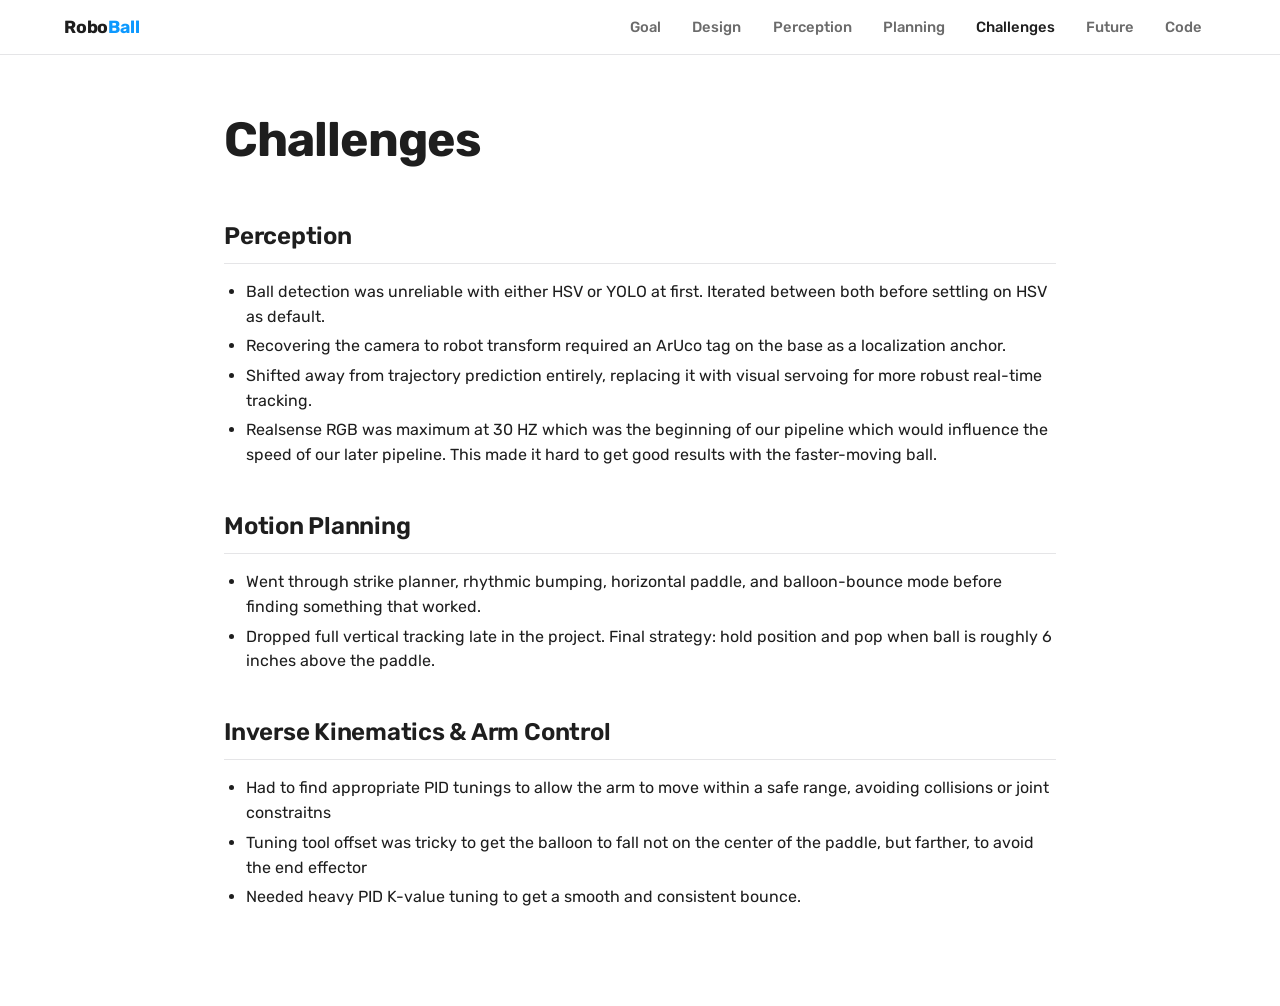
<file: challenges.html>
<!DOCTYPE html>
<html lang="en">
<head>
  <meta charset="UTF-8" />
  <meta name="viewport" content="width=device-width, initial-scale=1.0" />
  <title>Challenges — Robo Ball</title>
  <link rel="preconnect" href="https://fonts.googleapis.com" />
  <link rel="preconnect" href="https://fonts.gstatic.com" crossorigin />
  <link href="https://fonts.googleapis.com/css2?family=Rubik:wght@400;500;600;700;800&display=swap" rel="stylesheet" />
  <link rel="stylesheet" href="styles.css" />
</head>
<body>
  <header class="site-header">
    <nav class="nav">
      <a href="index.html" class="brand">Robo<span>Ball</span></a>
      <ul>
        <li><a class="nav-link" href="goal.html">Goal</a></li>
        <li><a class="nav-link" href="design.html">Design</a></li>
        <li><a class="nav-link" href="perception.html">Perception</a></li>
        <li><a class="nav-link" href="planning.html">Planning</a></li>
        <li><a class="nav-link active" href="challenges.html">Challenges</a></li>
        <li><a class="nav-link" href="future.html">Future</a></li>
        <li><a class="nav-link" href="code.html">Code</a></li>
      </ul>
    </nav>
  </header>

  <main>
    <h1>Challenges</h1>

    <h2>Perception</h2>
    <ul>
      <li>Ball detection was unreliable with either HSV or YOLO at first. Iterated between both before settling on HSV as default.</li>
      <li>Recovering the camera to robot transform required an ArUco tag on the base as a localization anchor.</li>
      <li>Shifted away from trajectory prediction entirely, replacing it with visual servoing for more robust real-time tracking.</li>
      <li>Realsense RGB was maximum at 30 HZ which was the beginning of our pipeline which would influence the speed of our later pipeline. This made it hard to get good results with the faster-moving ball.</li>
    </ul>

    <h2>Motion Planning</h2>
    <ul>
      <li>Went through strike planner, rhythmic bumping, horizontal paddle, and balloon-bounce mode before finding something that worked.</li>
      <li>Dropped full vertical tracking late in the project. Final strategy: hold position and pop when ball is roughly 6 inches above the paddle.</li>
    </ul>

    <h2>Inverse Kinematics &amp; Arm Control</h2>
    <ul>
      <li>Had to find appropriate PID tunings to allow the arm to move within a safe range, avoiding collisions or joint constraitns</li>
      <li>Tuning tool offset was tricky to get the balloon to fall not on the center of the paddle, but farther, to avoid the end effector</li>
      <li>Needed heavy PID K-value tuning to get a smooth and consistent bounce.</li>
    </ul>
  </main>

</body>
</html>
</file>
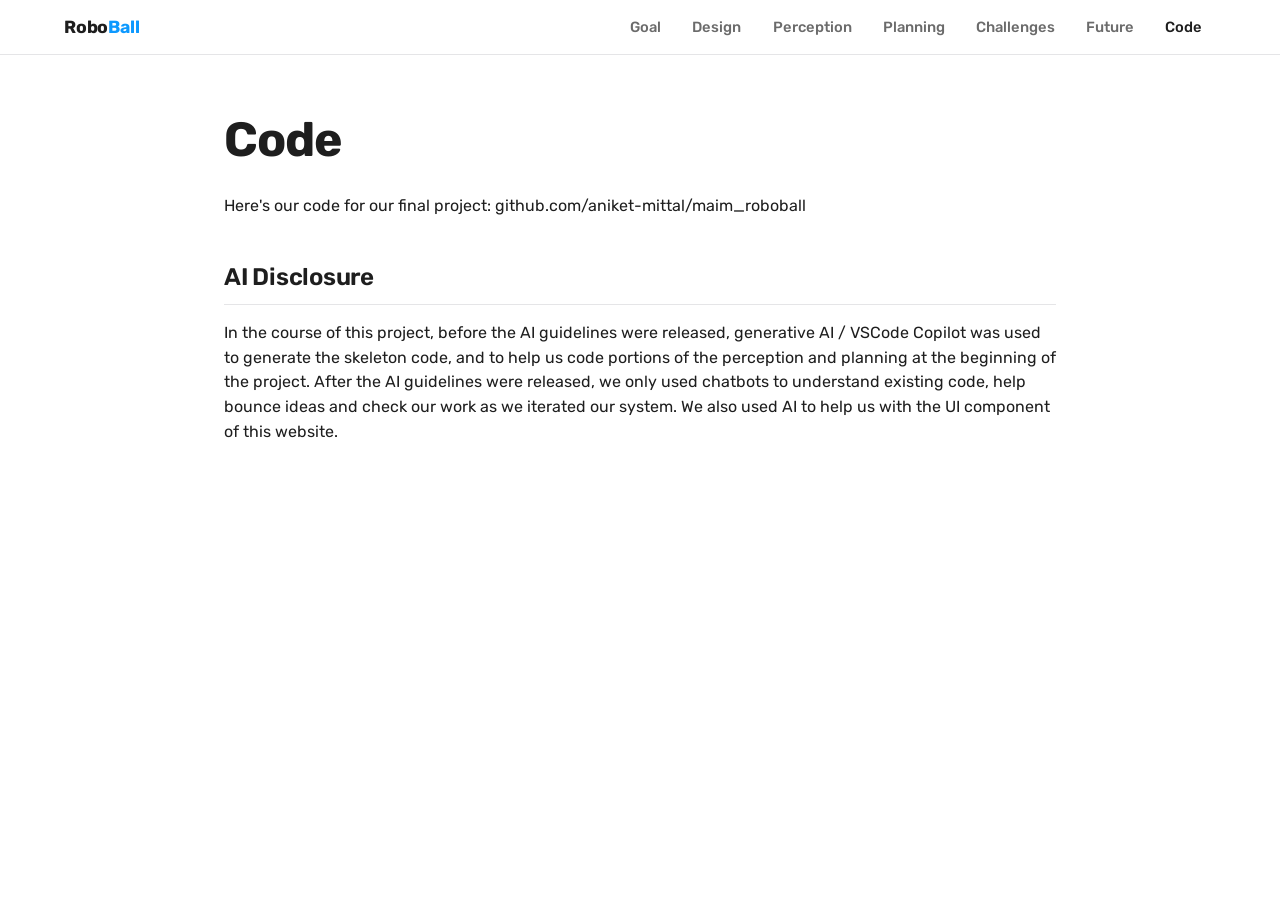
<file: code.html>
<!DOCTYPE html>
<html lang="en">
<head>
  <meta charset="UTF-8" />
  <meta name="viewport" content="width=device-width, initial-scale=1.0" />
  <title>Code — Robo Ball</title>
  <link rel="preconnect" href="https://fonts.googleapis.com" />
  <link rel="preconnect" href="https://fonts.gstatic.com" crossorigin />
  <link href="https://fonts.googleapis.com/css2?family=Rubik:wght@400;500;600;700;800&display=swap" rel="stylesheet" />
  <link rel="stylesheet" href="styles.css" />
</head>
<body>
  <header class="site-header">
    <nav class="nav">
      <a href="index.html" class="brand">Robo<span>Ball</span></a>
      <ul>
        <li><a class="nav-link" href="goal.html">Goal</a></li>
        <li><a class="nav-link" href="design.html">Design</a></li>
        <li><a class="nav-link" href="perception.html">Perception</a></li>
        <li><a class="nav-link" href="planning.html">Planning</a></li>
        <li><a class="nav-link" href="challenges.html">Challenges</a></li>
        <li><a class="nav-link" href="future.html">Future</a></li>
        <li><a class="nav-link active" href="code.html">Code</a></li>
      </ul>
    </nav>
  </header>

  <main>
    <h1>Code</h1>
    <p>
      Here's our code for our final project:
      <a href="https://github.com/aniket-mittal/maim_roboball" target="_blank" rel="noopener noreferrer">
        github.com/aniket-mittal/maim_roboball
      </a>
    </p>

    <h2>AI Disclosure</h2>
    <p>
      In the course of this project, before the AI guidelines were released, generative AI / VSCode Copilot was used to generate the skeleton code, and to help us code portions of the perception and planning at the beginning of the project. After the AI guidelines were released, we only used chatbots to understand existing code, help bounce ideas and check our work as we iterated our system. We also used AI to help us with the UI component of this website.
    </p>
  </main>

</body>
</html>
</file>
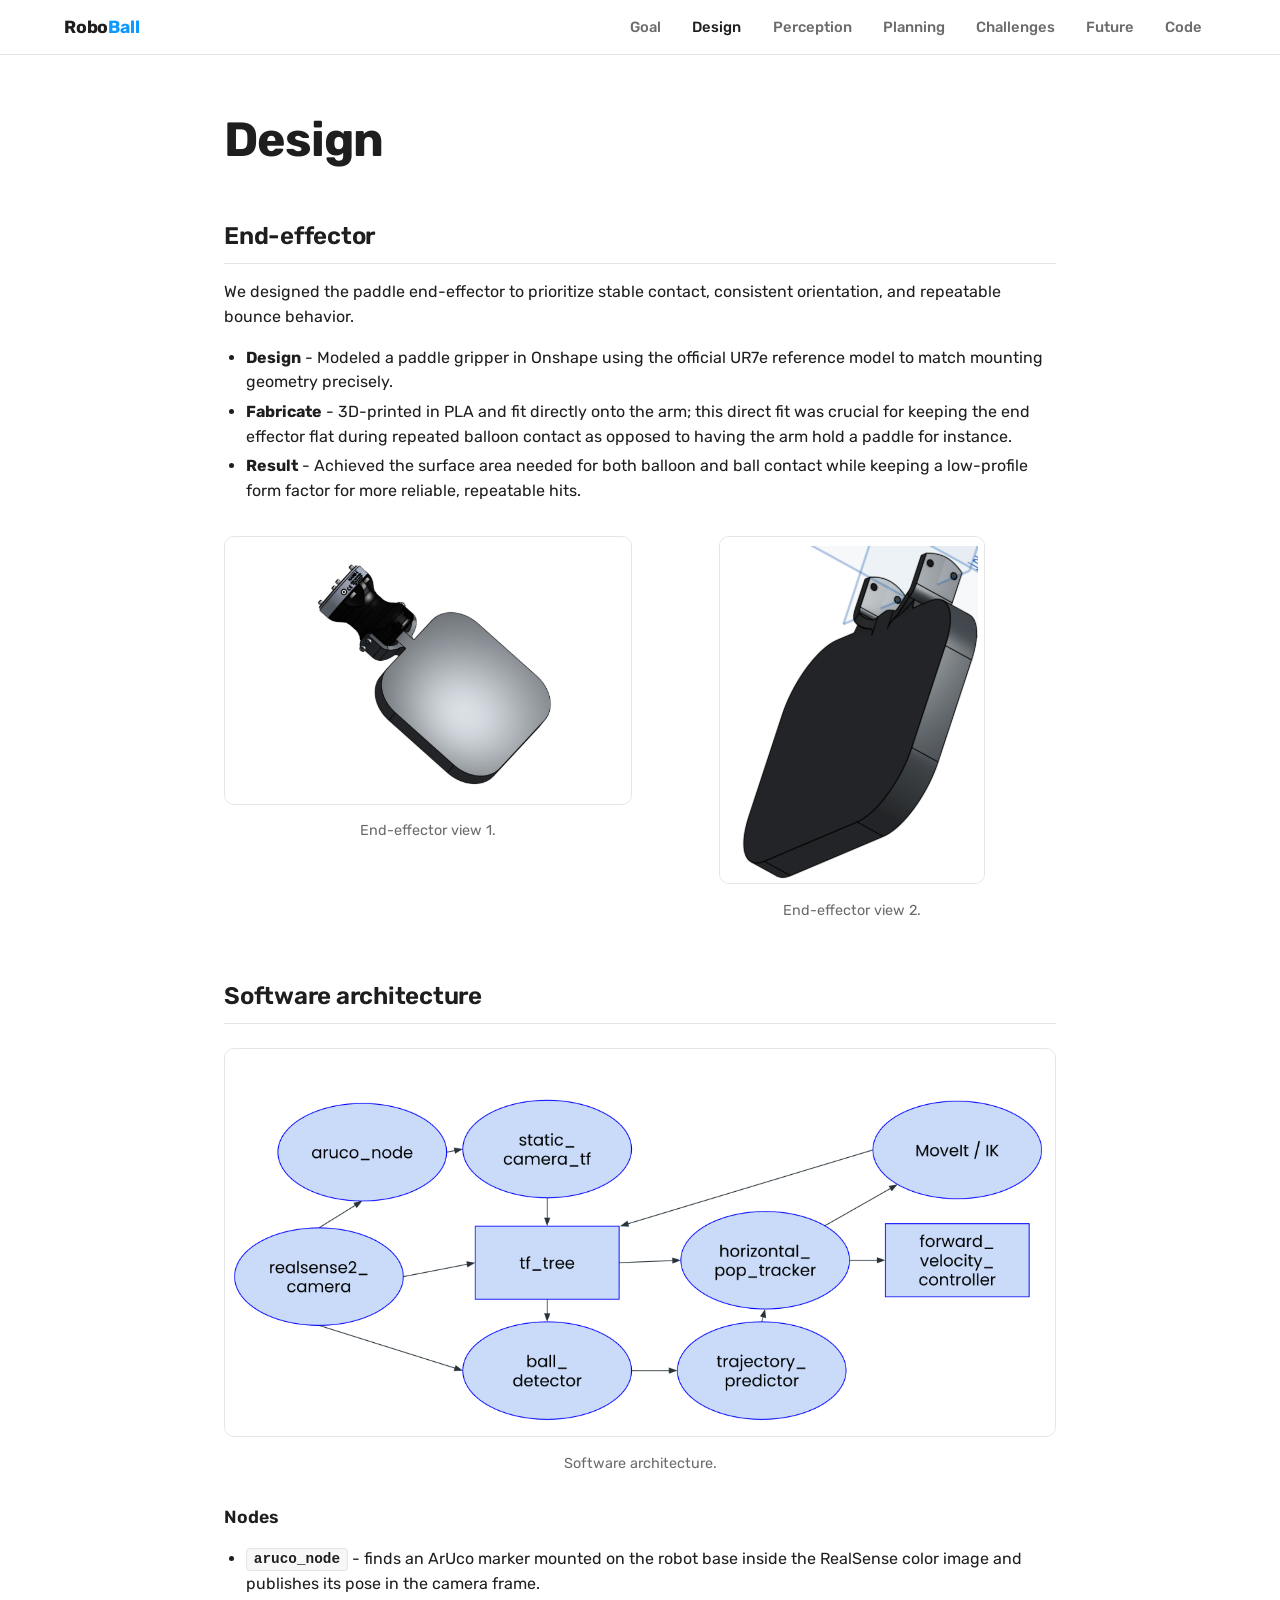
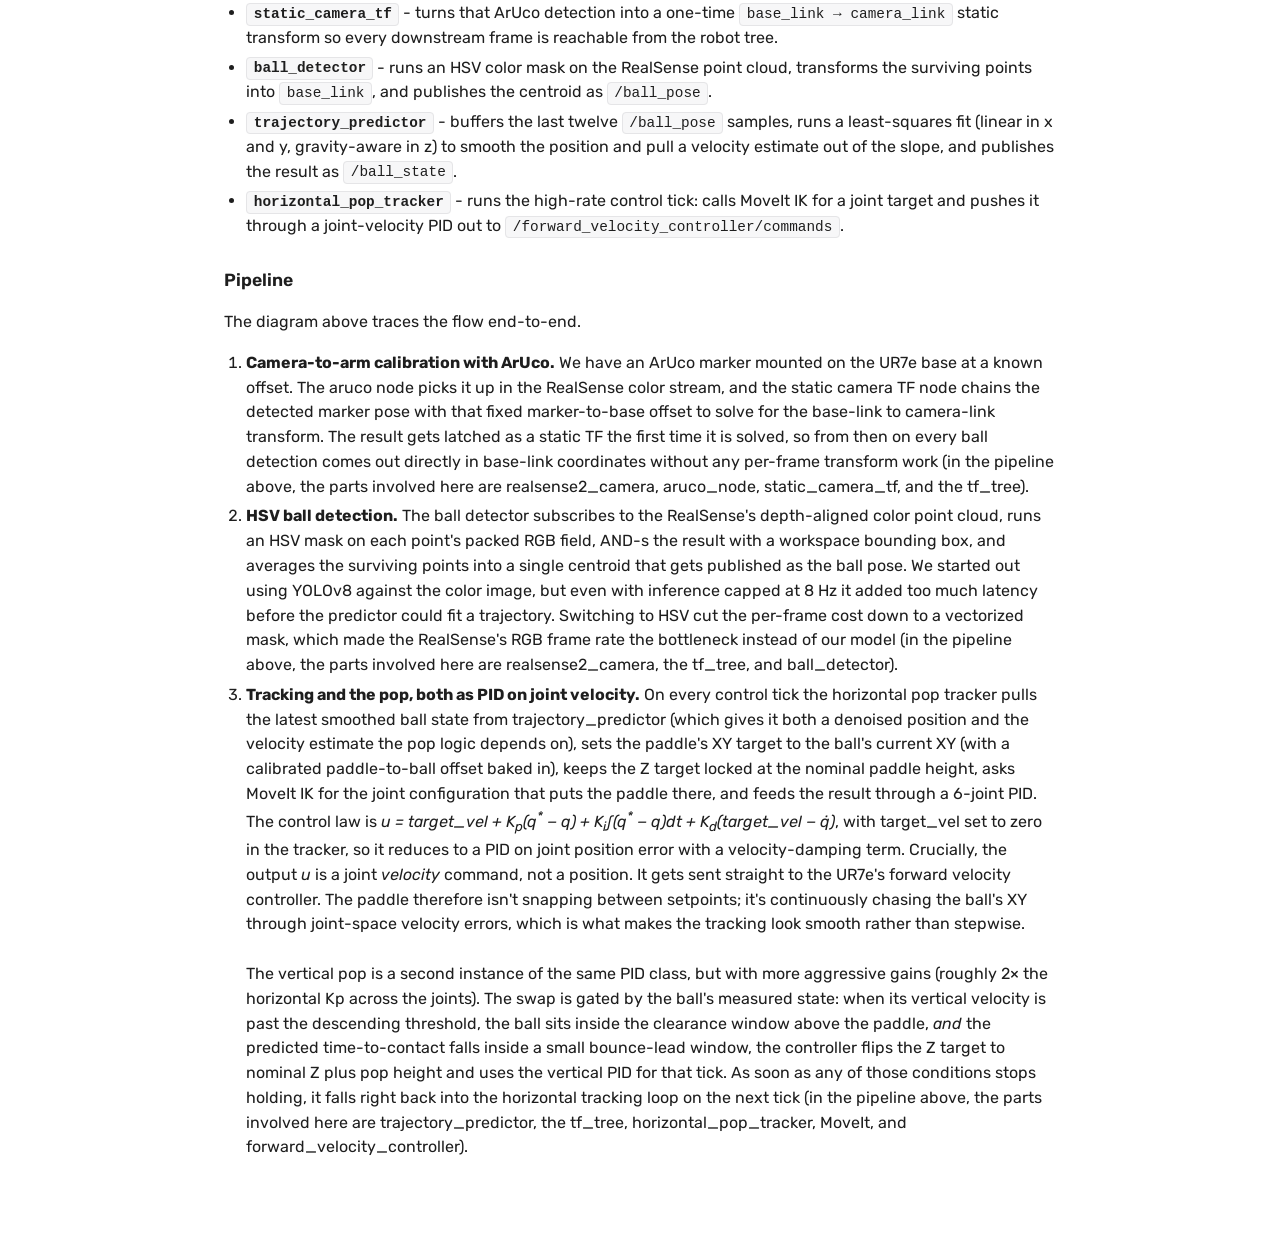
<file: design.html>
<!DOCTYPE html>
<html lang="en">
<head>
  <meta charset="UTF-8" />
  <meta name="viewport" content="width=device-width, initial-scale=1.0" />
  <title>Design — Robo Ball</title>
  <link rel="preconnect" href="https://fonts.googleapis.com" />
  <link rel="preconnect" href="https://fonts.gstatic.com" crossorigin />
  <link href="https://fonts.googleapis.com/css2?family=Rubik:wght@400;500;600;700;800&display=swap" rel="stylesheet" />
  <link rel="stylesheet" href="styles.css" />
</head>
<body>
  <header class="site-header">
    <nav class="nav">
      <a href="index.html" class="brand">Robo<span>Ball</span></a>
      <ul>
        <li><a class="nav-link" href="goal.html">Goal</a></li>
        <li><a class="nav-link active" href="design.html">Design</a></li>
        <li><a class="nav-link" href="perception.html">Perception</a></li>
        <li><a class="nav-link" href="planning.html">Planning</a></li>
        <li><a class="nav-link" href="challenges.html">Challenges</a></li>
        <li><a class="nav-link" href="future.html">Future</a></li>
        <li><a class="nav-link" href="code.html">Code</a></li>
      </ul>
    </nav>
  </header>

  <main>
    <h1>Design</h1>

    <h2>End-effector</h2>
    <p>
      We designed the paddle end-effector to prioritize stable contact, consistent orientation, and repeatable bounce behavior.
    </p>
    <ul>
      <li><strong>Design</strong> - Modeled a paddle gripper in Onshape using the official UR7e reference model to match mounting geometry precisely.</li>
      <li><strong>Fabricate</strong> - 3D-printed in PLA and fit directly onto the arm; this direct fit was crucial for keeping the end effector flat during repeated balloon contact as opposed to having the arm hold a paddle for instance.</li>
      <li><strong>Result</strong> - Achieved the surface area needed for both balloon and ball contact while keeping a low-profile form factor for more reliable, repeatable hits.</li>
    </ul>
    <div class="end-effector-gallery">
      <figure>
        <img src="assets/end_effector_1.png" alt="End-effector design view 1" />
        <figcaption>End-effector view 1.</figcaption>
      </figure>
      <figure>
        <img src="assets/end_effector_2.png" alt="End-effector design view 2" />
        <figcaption>End-effector view 2.</figcaption>
      </figure>
    </div>

    <h2>Software architecture</h2>
    <figure>
      <img src="assets/design_software.png" alt="Software design architecture diagram" />
      <figcaption>Software architecture.</figcaption>
    </figure>

    <h3>Nodes</h3>
    <ul>
      <li><strong><code>aruco_node</code></strong> - finds an ArUco marker mounted on the robot base inside the RealSense color image and publishes its pose in the camera frame.</li>
      <li><strong><code>static_camera_tf</code></strong> - turns that ArUco detection into a one-time <code>base_link → camera_link</code> static transform so every downstream frame is reachable from the robot tree.</li>
      <li><strong><code>ball_detector</code></strong> - runs an HSV color mask on the RealSense point cloud, transforms the surviving points into <code>base_link</code>, and publishes the centroid as <code>/ball_pose</code>.</li>
      <li><strong><code>trajectory_predictor</code></strong> - buffers the last twelve <code>/ball_pose</code> samples, runs a least-squares fit (linear in x and y, gravity-aware in z) to smooth the position and pull a velocity estimate out of the slope, and publishes the result as <code>/ball_state</code>.</li>
      <li><strong><code>horizontal_pop_tracker</code></strong> - runs the high-rate control tick: calls MoveIt IK for a joint target and pushes it through a joint-velocity PID out to <code>/forward_velocity_controller/commands</code>.</li>
    </ul>

    <h3>Pipeline</h3>
    <p>The diagram above traces the flow end-to-end.</p>
    <ol>
      <li>
        <strong>Camera-to-arm calibration with ArUco.</strong>
        We have an ArUco marker mounted on the UR7e base at a known offset. The aruco node picks it up in the RealSense color stream, and the static camera TF node chains the detected marker pose with that fixed marker-to-base offset to solve for the base-link to camera-link transform. The result gets latched as a static TF the first time it is solved, so from then on every ball detection comes out directly in base-link coordinates without any per-frame transform work (in the pipeline above, the parts involved here are realsense2_camera, aruco_node, static_camera_tf, and the tf_tree).
      </li>
      <li>
        <strong>HSV ball detection.</strong>
        The ball detector subscribes to the RealSense's depth-aligned color point cloud, runs an HSV mask on each point's packed RGB field, AND-s the result with a workspace bounding box, and averages the surviving points into a single centroid that gets published as the ball pose. We started out using YOLOv8 against the color image, but even with inference capped at 8 Hz it added too much latency before the predictor could fit a trajectory. Switching to HSV cut the per-frame cost down to a vectorized mask, which made the RealSense's RGB frame rate the bottleneck instead of our model (in the pipeline above, the parts involved here are realsense2_camera, the tf_tree, and ball_detector).
      </li>
      <li>
        <strong>Tracking and the pop, both as PID on joint velocity.</strong>
        On every control tick the horizontal pop tracker pulls the latest smoothed ball state from trajectory_predictor (which gives it both a denoised position and the velocity estimate the pop logic depends on), sets the paddle's XY target to the ball's current XY (with a calibrated paddle-to-ball offset baked in), keeps the Z target locked at the nominal paddle height, asks MoveIt IK for the joint configuration that puts the paddle there, and feeds the result through a 6-joint PID. The control law is <em>u = target_vel + K<sub>p</sub>(q<sup>*</sup> − q) + K<sub>i</sub>∫(q<sup>*</sup> − q)dt + K<sub>d</sub>(target_vel − q̇)</em>, with target_vel set to zero in the tracker, so it reduces to a PID on joint position error with a velocity-damping term. Crucially, the output <em>u</em> is a joint <em>velocity</em> command, not a position. It gets sent straight to the UR7e's forward velocity controller. The paddle therefore isn't snapping between setpoints; it's continuously chasing the ball's XY through joint-space velocity errors, which is what makes the tracking look smooth rather than stepwise.
        <br /><br />
        The vertical pop is a second instance of the same PID class, but with more aggressive gains (roughly 2× the horizontal Kp across the joints). The swap is gated by the ball's measured state: when its vertical velocity is past the descending threshold, the ball sits inside the clearance window above the paddle, <em>and</em> the predicted time-to-contact falls inside a small bounce-lead window, the controller flips the Z target to nominal Z plus pop height and uses the vertical PID for that tick. As soon as any of those conditions stops holding, it falls right back into the horizontal tracking loop on the next tick (in the pipeline above, the parts involved here are trajectory_predictor, the tf_tree, horizontal_pop_tracker, MoveIt, and forward_velocity_controller).
      </li>
    </ol>
  </main>

</body>
</html>
</file>
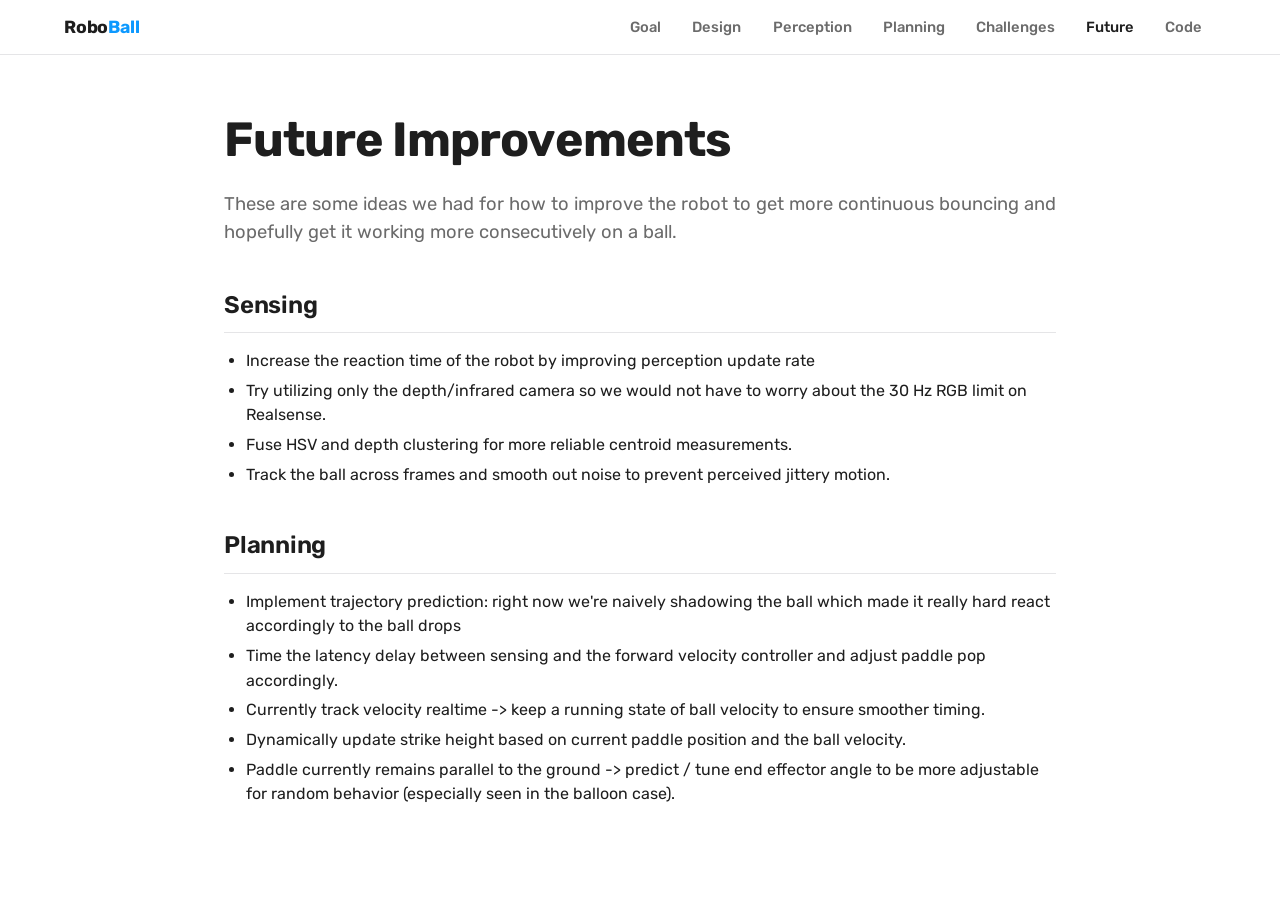
<file: future.html>
<!DOCTYPE html>
<html lang="en">
<head>
  <meta charset="UTF-8" />
  <meta name="viewport" content="width=device-width, initial-scale=1.0" />
  <title>Future Improvements — Robo Ball</title>
  <link rel="preconnect" href="https://fonts.googleapis.com" />
  <link rel="preconnect" href="https://fonts.gstatic.com" crossorigin />
  <link href="https://fonts.googleapis.com/css2?family=Rubik:wght@400;500;600;700;800&display=swap" rel="stylesheet" />
  <link rel="stylesheet" href="styles.css" />
</head>
<body>
  <header class="site-header">
    <nav class="nav">
      <a href="index.html" class="brand">Robo<span>Ball</span></a>
      <ul>
        <li><a class="nav-link" href="goal.html">Goal</a></li>
        <li><a class="nav-link" href="design.html">Design</a></li>
        <li><a class="nav-link" href="perception.html">Perception</a></li>
        <li><a class="nav-link" href="planning.html">Planning</a></li>
        <li><a class="nav-link" href="challenges.html">Challenges</a></li>
        <li><a class="nav-link active" href="future.html">Future</a></li>
        <li><a class="nav-link" href="code.html">Code</a></li>
      </ul>
    </nav>
  </header>

  <main>
    <h1>Future Improvements</h1>
    <p class="subtitle">These are some ideas we had for how to improve the robot to get more continuous bouncing and hopefully get it working more consecutively on a ball.</p>

    <h2>Sensing</h2>
    <ul>
      <li>Increase the reaction time of the robot by improving perception update rate</li>
      <li>Try utilizing only the depth/infrared camera so we would not have to worry about the 30 Hz RGB limit on Realsense.</li>
      <li>Fuse HSV and depth clustering for more reliable centroid measurements.</li>
      <li>Track the ball across frames and smooth out noise to prevent perceived jittery motion.</li>
    </ul>

    <h2>Planning</h2>
    <ul>
      <li>Implement trajectory prediction: right now we're naively shadowing the ball which made it really hard react accordingly to the ball drops</li>
      <li>Time the latency delay between sensing and the forward velocity controller and adjust paddle pop accordingly.</li>
      <li>Currently track velocity realtime -> keep a running state of ball velocity to ensure smoother timing.</li>
      <li>Dynamically update strike height based on current paddle position and the ball velocity.</li>
      <li>Paddle currently remains parallel to the ground -> predict / tune end effector angle to be more adjustable for random behavior (especially seen in the balloon case).</li>
    </ul>
  </main>

</body>
</html>
</file>
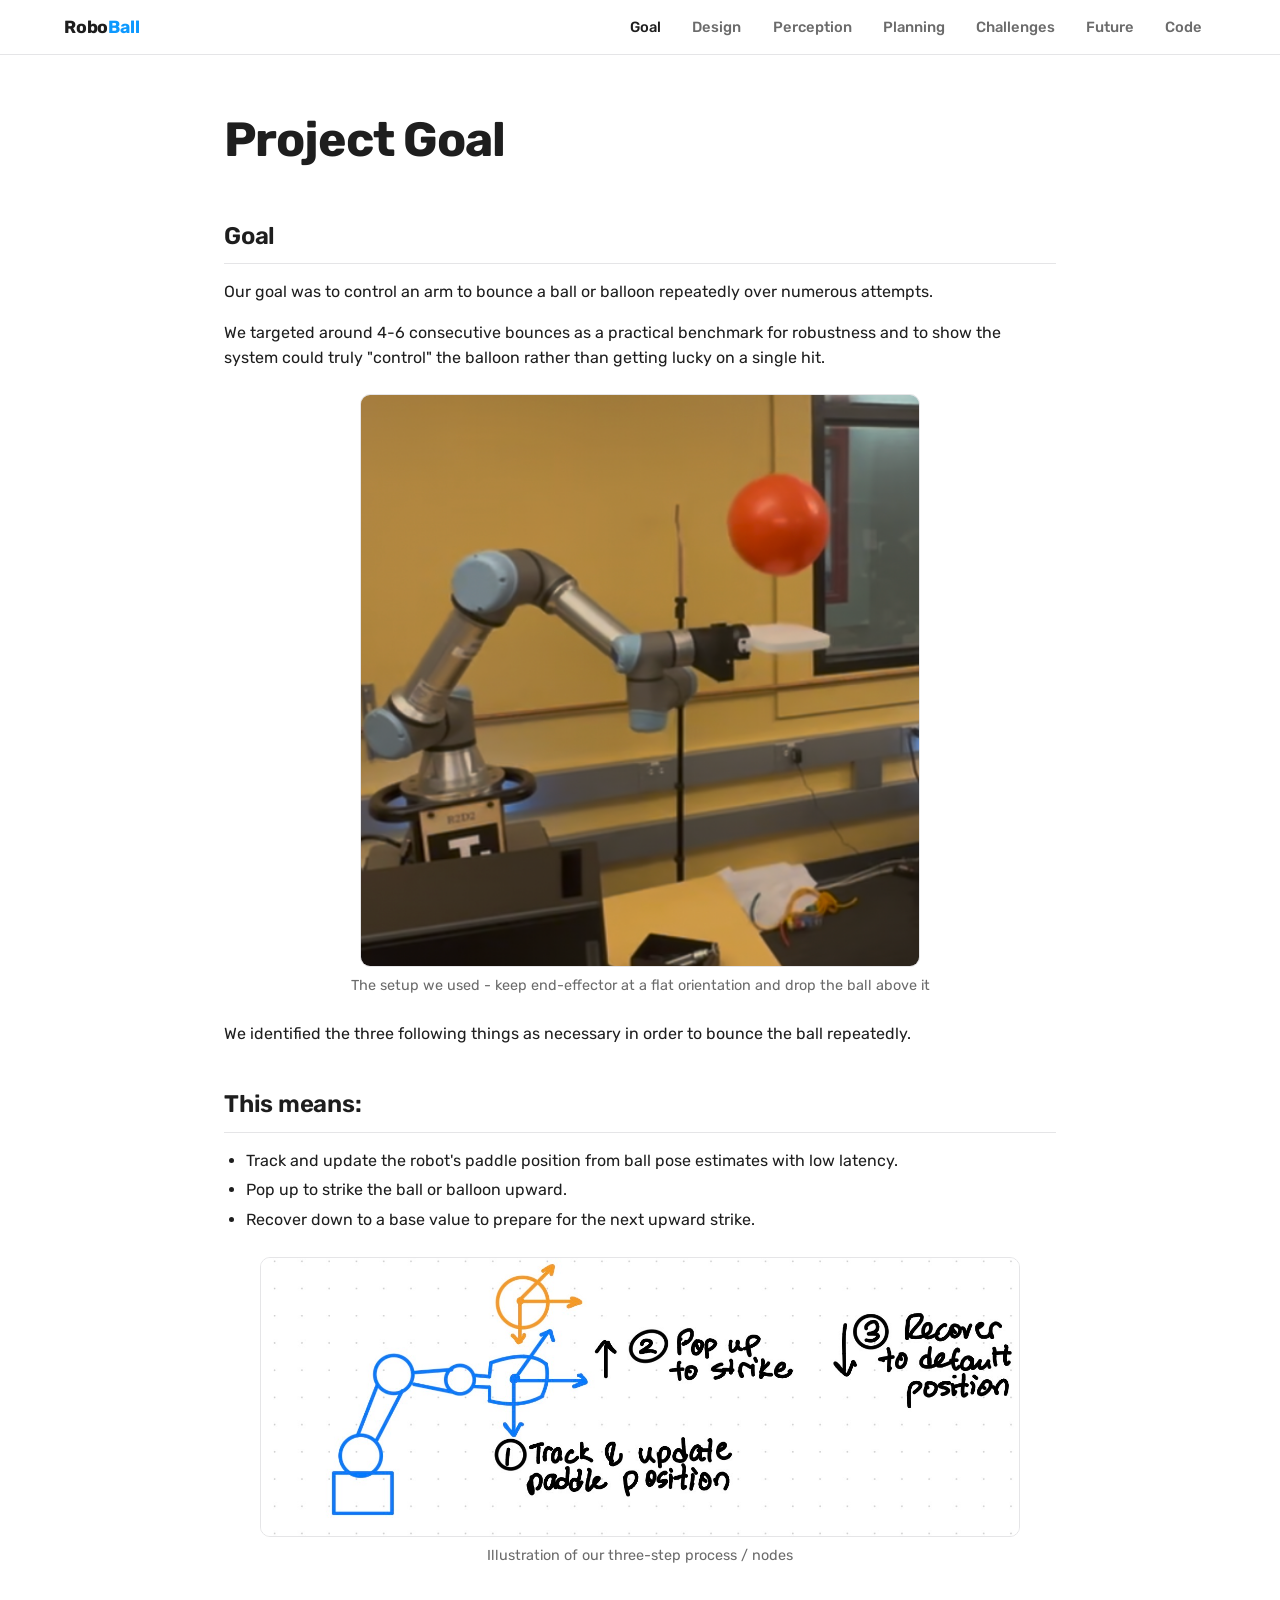
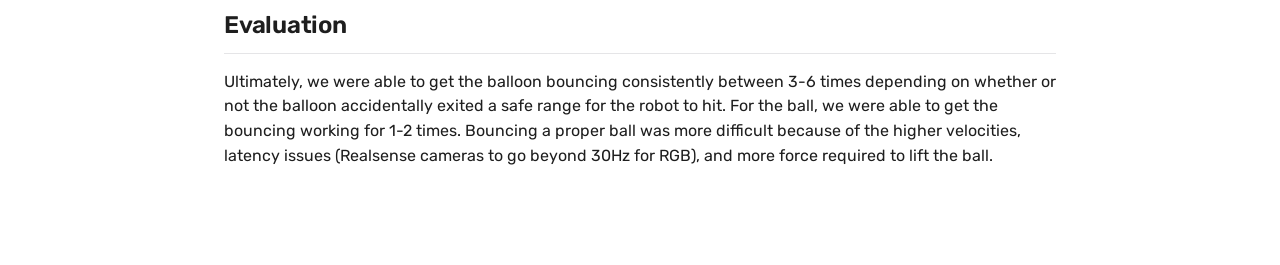
<file: goal.html>
<!DOCTYPE html>
<html lang="en">
<head>
  <meta charset="UTF-8" />
  <meta name="viewport" content="width=device-width, initial-scale=1.0" />
  <title>Goal — Robo Ball</title>
  <link rel="preconnect" href="https://fonts.googleapis.com" />
  <link rel="preconnect" href="https://fonts.gstatic.com" crossorigin />
  <link href="https://fonts.googleapis.com/css2?family=Rubik:wght@400;500;600;700;800&display=swap" rel="stylesheet" />
  <link rel="stylesheet" href="styles.css" />
</head>
<body>
  <header class="site-header">
    <nav class="nav">
      <a href="index.html" class="brand">Robo<span>Ball</span></a>
      <ul>
        <li><a class="nav-link active" href="goal.html">Goal</a></li>
        <li><a class="nav-link" href="design.html">Design</a></li>
        <li><a class="nav-link" href="perception.html">Perception</a></li>
        <li><a class="nav-link" href="planning.html">Planning</a></li>
        <li><a class="nav-link" href="challenges.html">Challenges</a></li>
        <li><a class="nav-link" href="future.html">Future</a></li>
        <li><a class="nav-link" href="code.html">Code</a></li>
      </ul>
    </nav>
  </header>

  <main>
    <h1>Project Goal</h1>

    <h2>Goal</h2>
    <p>
      Our goal was to control an arm to bounce a ball or balloon repeatedly over numerous attempts.
    </p>
    <p>
      We targeted around 4-6 consecutive bounces as a practical benchmark for robustness and to show the system could truly "control" the balloon rather than getting lucky on a single hit.
    </p>
    <figure>
      <img src="assets/roboball_goal.png" alt="Robot arm setup for repeated ball bouncing goal" class="goal-photo" />
      <figcaption>The setup we used - keep end-effector at a flat orientation and drop the ball above it</figcaption>
    </figure>
    <p>
      We identified the three following things as necessary in order to bounce the ball repeatedly.
    </p>

    <h2>This means:</h2>
    <ul>
      <li>Track and update the robot's paddle position from ball pose estimates with low latency.</li>
      <li>Pop up to strike the ball or balloon upward.</li>
      <li>Recover down to a base value to prepare for the next upward strike.</li>
    </ul>
    <figure>
      <img src="assets/roboball_goal_hand.jpg" alt="Hand-drawn illustration of the three core control goals" class="goal-diagram" />
      <figcaption>Illustration of our three-step process / nodes</figcaption>
    </figure>

    <h2>Evaluation</h2>
    <p>
      Ultimately, we were able to get the balloon bouncing consistently between 3-6 times depending on whether or not the balloon accidentally exited a safe range for the robot to hit. For the ball, we were able to get the bouncing working for 1-2 times. Bouncing a proper ball was more difficult because of the higher velocities, latency issues (Realsense cameras to go beyond 30Hz for RGB), and more force required to lift the ball.
    </p>
  </main>

</body>
</html>
</file>
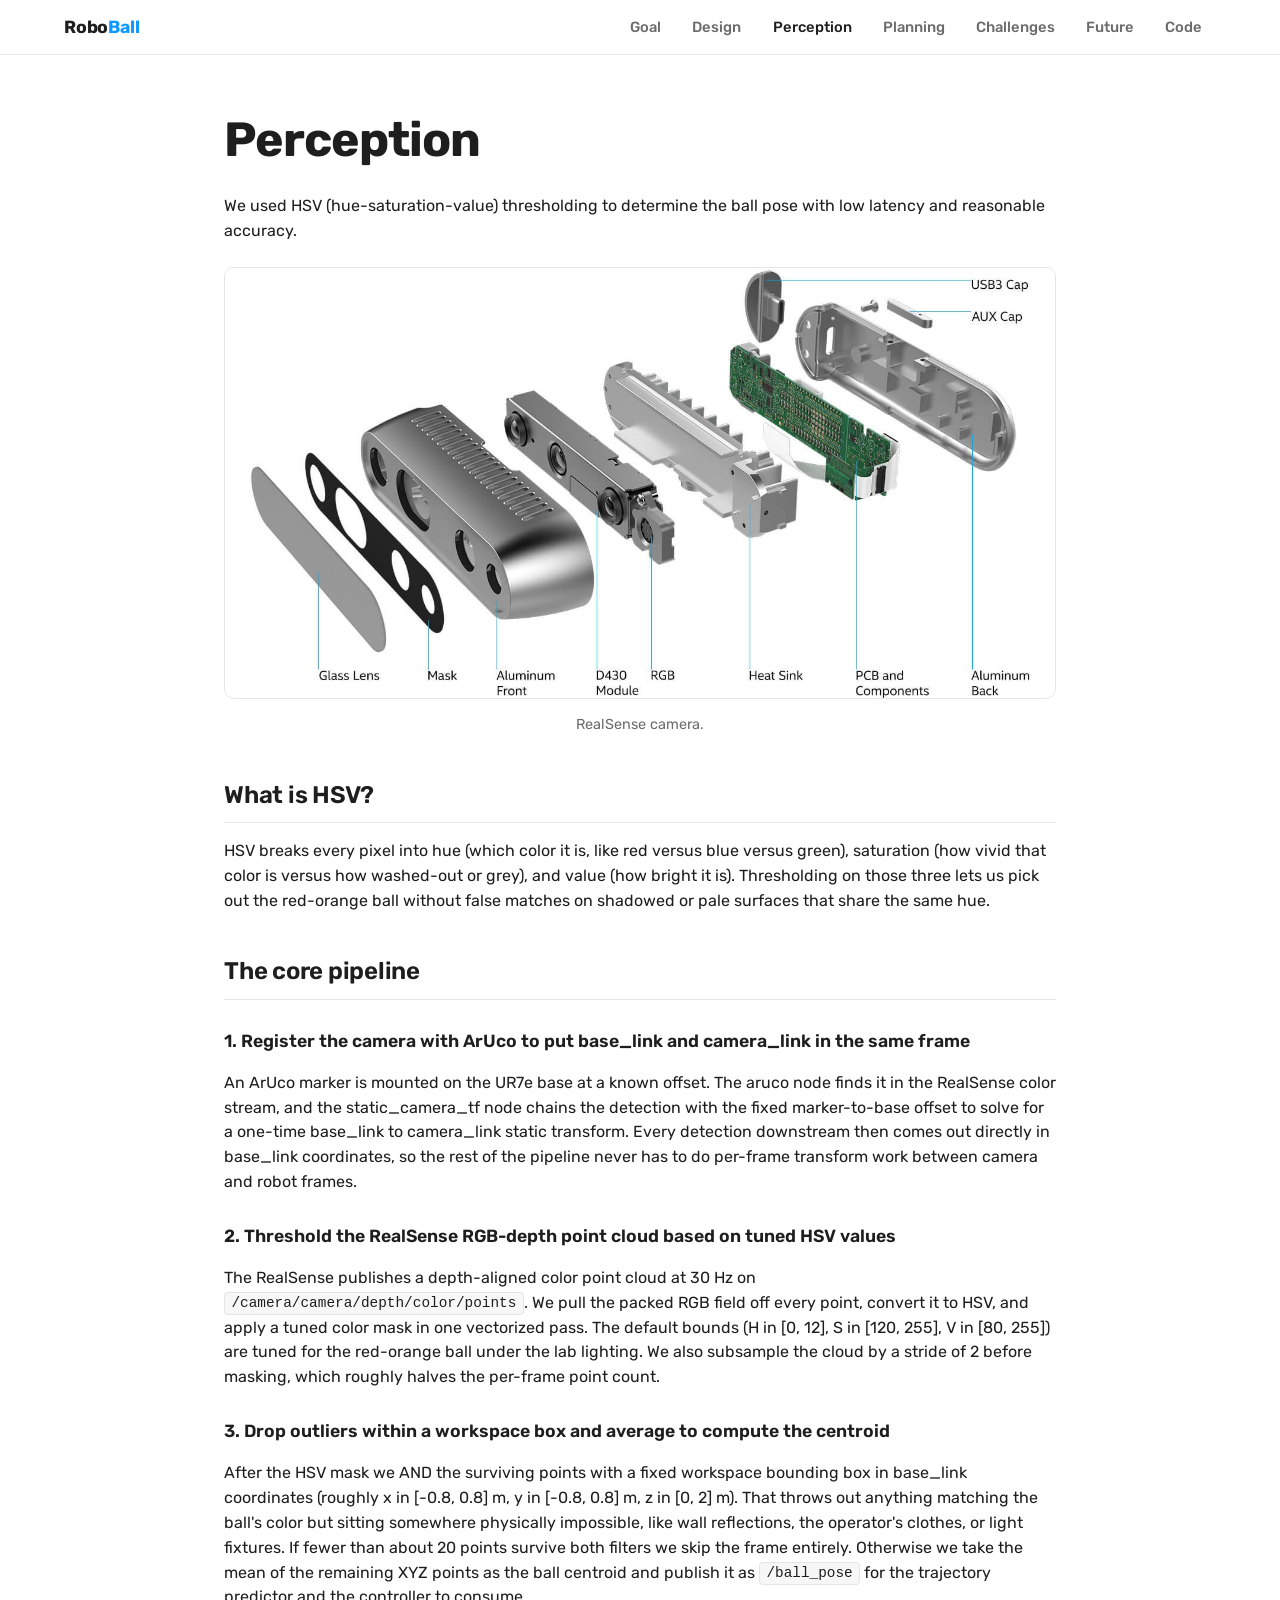
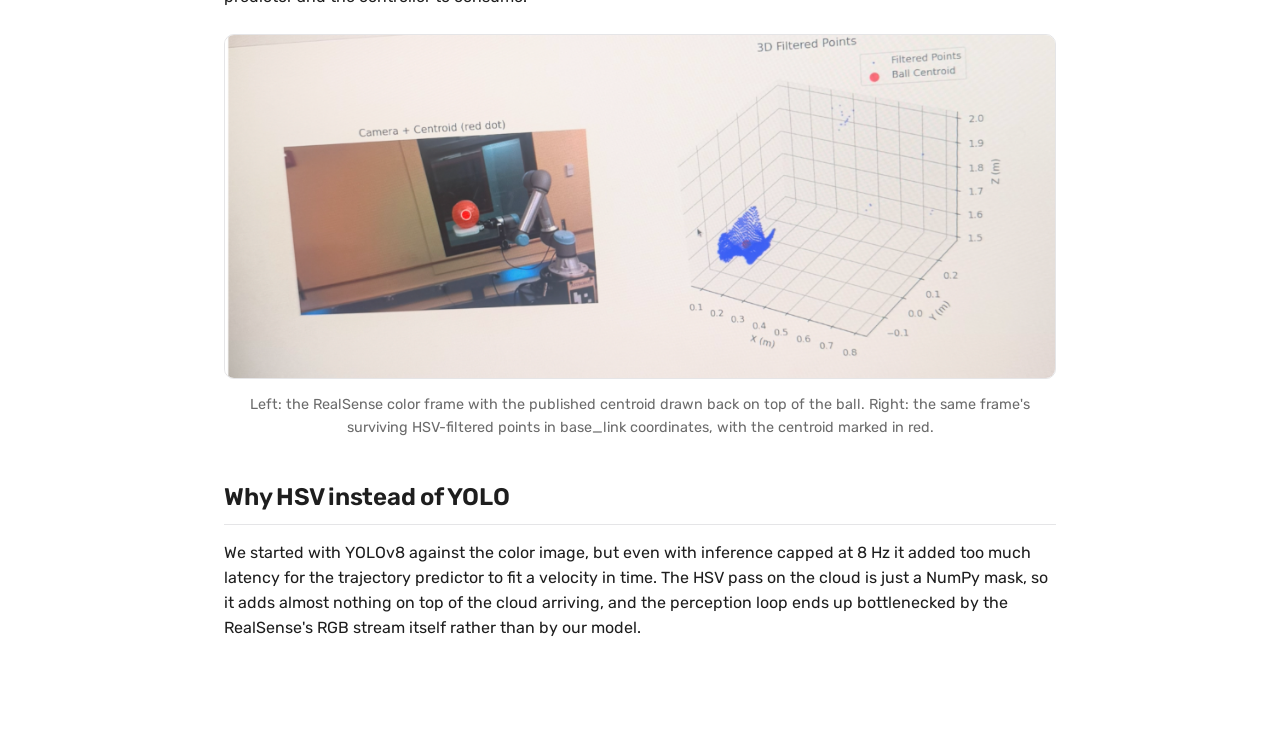
<file: perception.html>
<!DOCTYPE html>
<html lang="en">
<head>
  <meta charset="UTF-8" />
  <meta name="viewport" content="width=device-width, initial-scale=1.0" />
  <title>Perception — Robo Ball</title>
  <link rel="preconnect" href="https://fonts.googleapis.com" />
  <link rel="preconnect" href="https://fonts.gstatic.com" crossorigin />
  <link href="https://fonts.googleapis.com/css2?family=Rubik:wght@400;500;600;700;800&display=swap" rel="stylesheet" />
  <link rel="stylesheet" href="styles.css" />
</head>
<body>
  <header class="site-header">
    <nav class="nav">
      <a href="index.html" class="brand">Robo<span>Ball</span></a>
      <ul>
        <li><a class="nav-link" href="goal.html">Goal</a></li>
        <li><a class="nav-link" href="design.html">Design</a></li>
        <li><a class="nav-link active" href="perception.html">Perception</a></li>
        <li><a class="nav-link" href="planning.html">Planning</a></li>
        <li><a class="nav-link" href="challenges.html">Challenges</a></li>
        <li><a class="nav-link" href="future.html">Future</a></li>
        <li><a class="nav-link" href="code.html">Code</a></li>
      </ul>
    </nav>
  </header>

  <main>
    <h1>Perception</h1>
    <p>
      We used HSV (hue-saturation-value) thresholding to determine the ball pose with low latency and reasonable accuracy.
    </p>

    <figure>
      <img src="assets/perception_realsense.jpg" alt="Intel RealSense camera" />
      <figcaption>RealSense camera.</figcaption>
    </figure>

    <h2>What is HSV?</h2>
    <p>
      HSV breaks every pixel into hue (which color it is, like red versus blue versus green), saturation (how vivid that color is versus how washed-out or grey), and value (how bright it is). Thresholding on those three lets us pick out the red-orange ball without false matches on shadowed or pale surfaces that share the same hue.
    </p>

    <h2>The core pipeline</h2>

    <h3>1. Register the camera with ArUco to put base_link and camera_link in the same frame</h3>
    <p>
      An ArUco marker is mounted on the UR7e base at a known offset. The aruco node finds it in the RealSense color stream, and the static_camera_tf node chains the detection with the fixed marker-to-base offset to solve for a one-time base_link to camera_link static transform. Every detection downstream then comes out directly in base_link coordinates, so the rest of the pipeline never has to do per-frame transform work between camera and robot frames.
    </p>

    <h3>2. Threshold the RealSense RGB-depth point cloud based on tuned HSV values</h3>
    <p>
      The RealSense publishes a depth-aligned color point cloud at 30 Hz on <code>/camera/camera/depth/color/points</code>. We pull the packed RGB field off every point, convert it to HSV, and apply a tuned color mask in one vectorized pass. The default bounds (H in [0, 12], S in [120, 255], V in [80, 255]) are tuned for the red-orange ball under the lab lighting. We also subsample the cloud by a stride of 2 before masking, which roughly halves the per-frame point count.
    </p>

    <h3>3. Drop outliers within a workspace box and average to compute the centroid</h3>
    <p>
      After the HSV mask we AND the surviving points with a fixed workspace bounding box in base_link coordinates (roughly x in [-0.8, 0.8] m, y in [-0.8, 0.8] m, z in [0, 2] m). That throws out anything matching the ball's color but sitting somewhere physically impossible, like wall reflections, the operator's clothes, or light fixtures. If fewer than about 20 points survive both filters we skip the frame entirely. Otherwise we take the mean of the remaining XYZ points as the ball centroid and publish it as <code>/ball_pose</code> for the trajectory predictor and the controller to consume.
    </p>

    <figure>
      <img src="assets/perception_hsv_filtered.png" alt="Camera view with detected centroid and 3D filtered point cloud with centroid" />
      <figcaption>Left: the RealSense color frame with the published centroid drawn back on top of the ball. Right: the same frame's surviving HSV-filtered points in base_link coordinates, with the centroid marked in red.</figcaption>
    </figure>

    <h2>Why HSV instead of YOLO</h2>
    <p>
      We started with YOLOv8 against the color image, but even with inference capped at 8 Hz it added too much latency for the trajectory predictor to fit a velocity in time. The HSV pass on the cloud is just a NumPy mask, so it adds almost nothing on top of the cloud arriving, and the perception loop ends up bottlenecked by the RealSense's RGB stream itself rather than by our model.
    </p>
  </main>

</body>
</html>
</file>
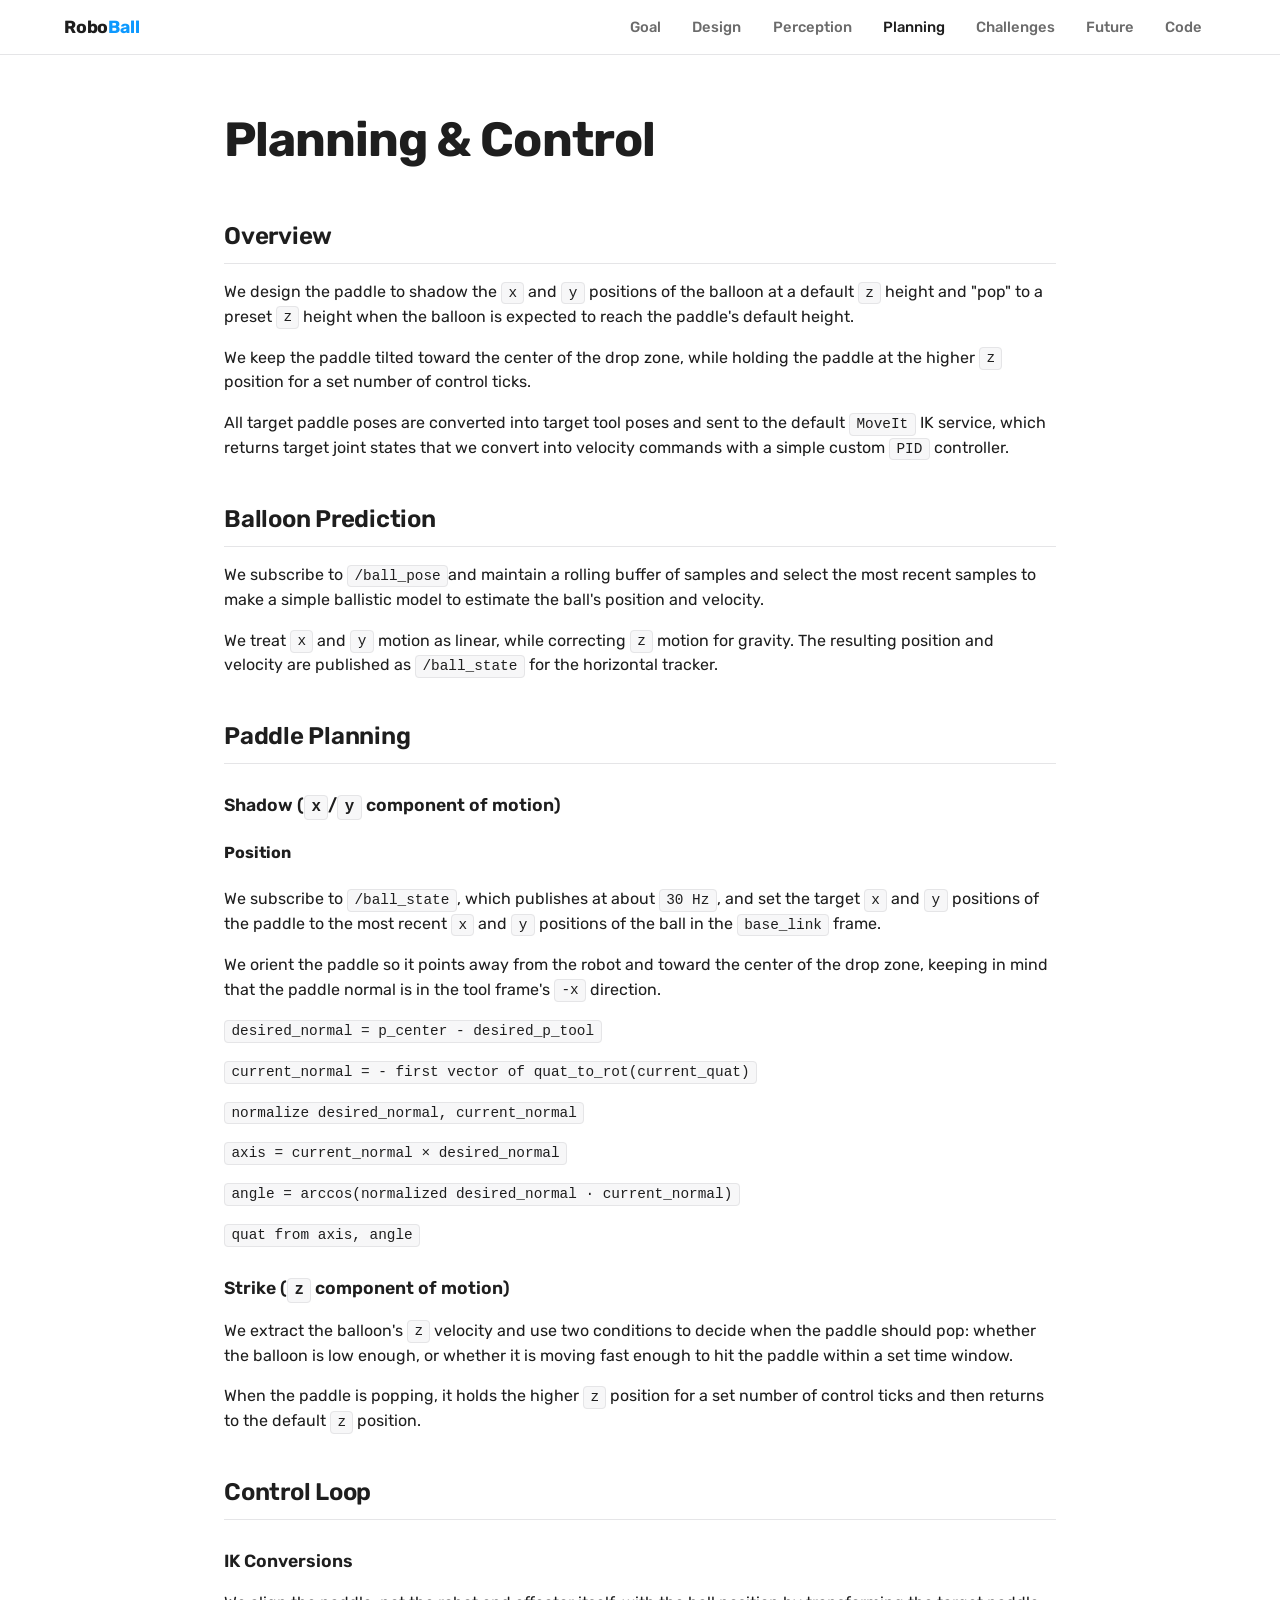
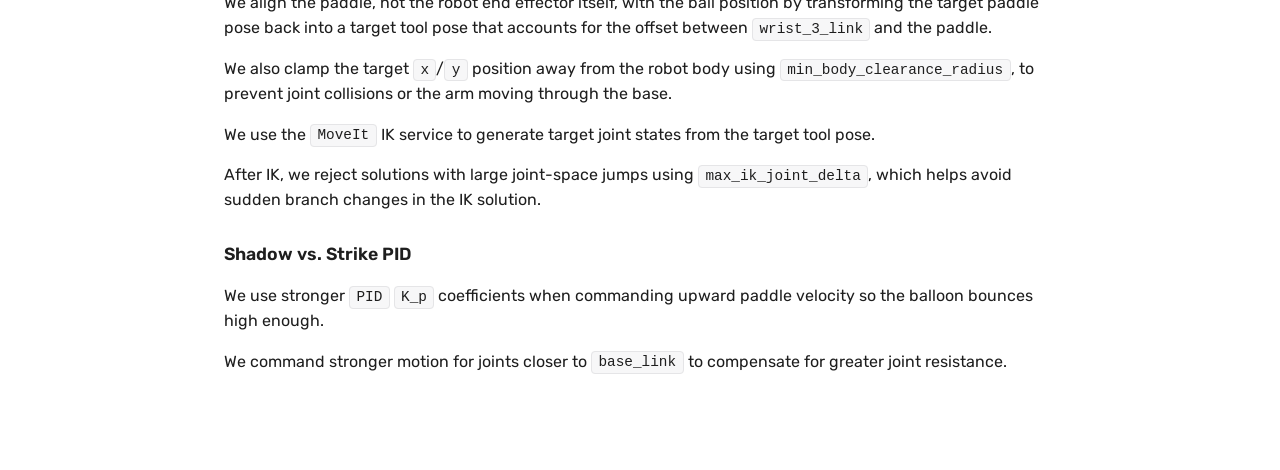
<file: planning.html>
<!DOCTYPE html>
<html lang="en">
<head>
  <meta charset="UTF-8" />
  <meta name="viewport" content="width=device-width, initial-scale=1.0" />
  <title>Planning — Robo Ball</title>
  <link rel="preconnect" href="https://fonts.googleapis.com" />
  <link rel="preconnect" href="https://fonts.gstatic.com" crossorigin />
  <link href="https://fonts.googleapis.com/css2?family=Rubik:wght@400;500;600;700;800&display=swap" rel="stylesheet" />
  <link rel="stylesheet" href="styles.css" />
</head>
<body>
  <header class="site-header">
    <nav class="nav">
      <a href="index.html" class="brand">Robo<span>Ball</span></a>
      <ul>
        <li><a class="nav-link" href="goal.html">Goal</a></li>
        <li><a class="nav-link" href="design.html">Design</a></li>
        <li><a class="nav-link" href="perception.html">Perception</a></li>
        <li><a class="nav-link active" href="planning.html">Planning</a></li>
        <li><a class="nav-link" href="challenges.html">Challenges</a></li>
        <li><a class="nav-link" href="future.html">Future</a></li>
        <li><a class="nav-link" href="code.html">Code</a></li>
      </ul>
    </nav>
  </header>

  <main>
    <h1>Planning &amp; Control</h1>
    <section>
      <h2>Overview</h2>
      <p>We design the paddle to shadow the <code>x</code> and <code>y</code> positions of the balloon at a default <code>z</code> height and "pop" to a preset <code>z</code> height when the balloon is expected to reach the paddle's default height.</p>
      <p>We keep the paddle tilted toward the center of the drop zone, while holding the paddle at the higher <code>z</code> position for a set number of control ticks.</p>
      <p>All target paddle poses are converted into target tool poses and sent to the default <code>MoveIt</code> IK service, which returns target joint states that we convert into velocity commands with a simple custom <code>PID</code> controller.</p>
      </section>
    
      <section>
      <h2>Balloon Prediction</h2>
      <p> We subscribe to <code>/ball_pose</code>and maintain a rolling buffer of samples and select the most recent samples to make a simple ballistic model to estimate the ball's position and velocity. </p> 
      <p> We treat <code>x</code> and <code>y</code> motion as linear, while correcting <code>z</code> motion for gravity. The resulting position and velocity are published as <code>/ball_state</code> for
  the horizontal tracker.
      </p>
      
      <h2>Paddle Planning </h2>
      <h3>Shadow (<code>x</code>/<code>y</code> component of motion)</h3>
      <h4>Position</h4>
      <p>We subscribe to <code>/ball_state</code>, which publishes at about <code>30 Hz</code>, and set the target <code>x</code> and <code>y</code> positions of the paddle to the most recent <code>x</code> and <code>y</code> positions of the ball in the <code>base_link</code> frame.</p>
      <p>We orient the paddle so it points away from the robot and toward the center of the drop zone, keeping in mind that the paddle normal is in the tool frame's <code>-x</code> direction.</p>
      <p><code>desired_normal = p_center - desired_p_tool</code></p>

      <p><code>current_normal = - first vector of quat_to_rot(current_quat)</code></p>

      <p>
        <code>normalize desired_normal, current_normal</code>
      </p>

      <p>
        <code>axis = current_normal × desired_normal</code>
      </p>

      <p>
        <code>angle = arccos(normalized desired_normal · current_normal)</code>
      </p>

      <p>
        <code>quat from axis, angle</code>
      </p>
      <h3>Strike (<code>z</code> component of motion)</h3>
      <p>We extract the balloon's <code>z</code> velocity and use two conditions to decide when the paddle should pop: whether the balloon is low enough, or whether it is moving fast enough to hit the paddle within a set time window.</p>
      <p>When the paddle is popping, it holds the higher <code>z</code> position for a set number of control ticks and then returns to the default <code>z</code> position.</p>
    
    </section>

    <section>
      
    </section>
      
      <h2> Control Loop</h2>
      <h3>IK Conversions</h3>
      <p>We align the paddle, not the robot end effector itself, with the ball position by transforming the target paddle pose back into a target tool pose that accounts for the offset between <code>wrist_3_link</code> and the paddle.</p>
      <p>We also clamp the target <code>x</code>/<code>y</code> position away from the robot body using <code>min_body_clearance_radius</code>, to prevent joint collisions or the arm moving through the base.</p>
      <p>We use the <code>MoveIt</code> IK service to generate target joint states from the target tool pose.</p>
      <p>After IK, we reject solutions with large joint-space jumps using <code>max_ik_joint_delta</code>, which helps avoid sudden branch changes in the IK solution.</p>
      <h3>Shadow vs. Strike PID</h3> 
      <p>We use stronger <code>PID</code> <code>K_p</code> coefficients when commanding upward paddle velocity so the balloon bounces high enough.</p>
      <p>We command stronger motion for joints closer to <code>base_link</code> to compensate for greater joint resistance.</p>
    </section>



  </main>

</body>
</html>
</file>
<file: styles.css>
:root {
  --bg: #ffffff;
  --bg-alt: #f7f7f8;
  --surface: #ffffff;
  --text: #1e1e1e;
  --text-dim: #6b6b6b;
  --text-faint: #a0a0a0;
  --accent: #0d99ff;
  --accent-2: #7c3aed;
  --accent-pink: #ff5c8a;
  --accent-orange: #ff7a59;
  --accent-green: #14ae5c;
  --border: #e5e5e7;
  --border-strong: #d0d0d3;
  --shadow-sm: 0 1px 2px rgba(0, 0, 0, 0.04);
  --shadow-md: 0 8px 24px rgba(0, 0, 0, 0.06);
  --max-width: 1200px;
  --content-width: 880px;
}

* {
  box-sizing: border-box;
}

html {
  scroll-behavior: smooth;
}

body {
  margin: 0;
  font-family: "Rubik", -apple-system, BlinkMacSystemFont, "SF Pro Display", system-ui, "Helvetica Neue", Helvetica, sans-serif;
  background: var(--bg);
  color: var(--text);
  line-height: 1.55;
  -webkit-font-smoothing: antialiased;
  -moz-osx-font-smoothing: grayscale;
  overflow-x: hidden;
}

code,
pre code {
  font-family: ui-monospace, SFMono-Regular, "SF Mono", Menlo, monospace;
}

a {
  color: var(--text);
  text-decoration: none;
}

a:hover {
  text-decoration: underline;
}

/* ---------- Header / nav ---------- */
.site-header {
  border-bottom: 1px solid var(--border);
  background: rgba(255, 255, 255, 0.85);
  backdrop-filter: saturate(180%) blur(12px);
  -webkit-backdrop-filter: saturate(180%) blur(12px);
  position: sticky;
  top: 0;
  z-index: 50;
}

.nav {
  max-width: var(--max-width);
  margin: 0 auto;
  padding: 0.85rem 1.5rem;
  display: flex;
  flex-wrap: wrap;
  align-items: center;
  gap: 1rem;
}

.nav .brand {
  font-weight: 700;
  font-size: 1.1rem;
  color: var(--text);
  margin-right: auto;
  letter-spacing: -0.01em;
}

.nav .brand span {
  color: var(--accent);
}

.nav ul {
  display: flex;
  flex-wrap: wrap;
  gap: 0.25rem;
  list-style: none;
  margin: 0;
  padding: 0;
}

.nav a.nav-link {
  color: var(--text-dim);
  padding: 0.45rem 0.85rem;
  border-radius: 8px;
  font-size: 0.92rem;
  font-weight: 500;
  transition: color 0.15s ease, background 0.15s ease;
}

.nav a.nav-link:hover {
  color: var(--text);
  background: var(--bg-alt);
  text-decoration: none;
}

.nav a.nav-link.active {
  color: var(--text);
}

/* ---------- Buttons ---------- */
.btn {
  display: inline-flex;
  align-items: center;
  justify-content: center;
  gap: 0.4rem;
  padding: 0.75rem 1.4rem;
  border-radius: 999px;
  font-weight: 600;
  font-size: 0.95rem;
  border: 1px solid var(--border-strong);
  background: var(--surface);
  color: var(--text);
  cursor: pointer;
  transition: transform 0.08s ease, background 0.15s ease, border-color 0.15s ease, box-shadow 0.15s ease;
}

.btn:hover {
  text-decoration: none;
  background: var(--bg-alt);
  border-color: var(--text);
}

.btn-primary {
  background: var(--text);
  border-color: var(--text);
  color: #fff;
}

.btn-primary:hover {
  background: #000;
  border-color: #000;
  color: #fff;
}

.btn-sm {
  padding: 0.5rem 1rem;
  font-size: 0.88rem;
}

/* ---------- Hero ---------- */
.hero {
  max-width: var(--max-width);
  margin: 0 auto;
  padding: 6rem 1.5rem 4rem;
  text-align: center;
  position: relative;
  overflow: visible;
}

.hero > h1,
.hero > p,
.hero > .cta,
.hero > .hero-visual {
  position: relative;
  z-index: 2;
}

.robot-arm {
  position: absolute;
  top: -2rem;
  width: clamp(320px, 42vw, 640px);
  height: auto;
  pointer-events: none;
  user-select: none;
  z-index: 1;
  mix-blend-mode: multiply;
}

.robot-arm-left {
  left: calc((100% - 100vw) / 2 - 80px);
}

.robot-arm-right {
  top: -1.25rem;
  right: calc((100% - 100vw) / 2 - 80px);
}

@media (max-width: 900px) {
  .robot-arm {
    width: clamp(220px, 38vw, 360px);
    top: -1rem;
  }
  .robot-arm-left { left: calc((100% - 100vw) / 2 - 40px); }
  .robot-arm-right { right: calc((100% - 100vw) / 2 - 40px); }
}

@media (max-width: 600px) {
  .robot-arm { display: none; }
}

.ball-track {
  position: absolute;
  top: var(--ball-track-top, 11rem);
  left: 0;
  right: 0;
  height: 0;
  pointer-events: none;
  z-index: 1;
}

.ball-x {
  position: absolute;
  top: 0;
  left: var(--ball-start-x, 11vw);
  width: 38px;
  height: 38px;
  animation: ball-x 1.5s ease-in-out infinite alternate;
}

@keyframes ball-x {
  to { transform: translateX(var(--ball-travel-x, calc(61vw - 38px))); }
}

.ball-y {
  width: 100%;
  height: 100%;
  animation: ball-y 1.5s infinite alternate;
}

@keyframes ball-y {
  0%   { transform: translateY(25px); animation-timing-function: cubic-bezier(0.33, 0, 0.67, 1); }
  50%  { transform: translateY(-200px); animation-timing-function: cubic-bezier(0.33, 0, 0.67, 1); }
  100% { transform: translateY(45px); }
}

.ball {
  width: 100%;
  height: 100%;
  border-radius: 50%;
  background:
    radial-gradient(circle at 32% 30%, #ffd9b8 0%, #ff8a4c 45%, #d44a1c 100%);
  box-shadow:
    0 14px 22px rgba(212, 74, 28, 0.22),
    inset -4px -5px 10px rgba(0, 0, 0, 0.18);
}

@media (max-width: 900px) {
  .ball-track { top: 8rem; }
  .ball-x { width: 28px; height: 28px; }
  @keyframes ball-y-mobile {
    0%   { transform: translateY(0); animation-timing-function: cubic-bezier(0.33, 0, 0.67, 1); }
    50%  { transform: translateY(-130px); animation-timing-function: cubic-bezier(0.33, 0, 0.67, 1); }
    100% { transform: translateY(28px); }
  }
  .ball-y { animation-name: ball-y-mobile; }
}

@media (max-width: 600px) {
  .ball-track { display: none; }
}

@media (prefers-reduced-motion: reduce) {
  .ball-x, .ball-y { animation: none; }
}

.hero h1 {
  font-size: clamp(2.5rem, 6vw, 4.75rem);
  font-weight: 700;
  letter-spacing: -0.03em;
  line-height: 1.05;
  margin: 0 0 1.5rem;
  color: var(--text);
}

.hero h1 .gradient-text {
  background: linear-gradient(90deg, var(--accent), var(--accent-2), var(--accent-pink));
  -webkit-background-clip: text;
  background-clip: text;
  color: transparent;
}

.hero p.lead {
  font-size: 1.25rem;
  color: var(--text-dim);
  max-width: 640px;
  margin: 0 auto 2.5rem;
  line-height: 1.5;
}

.hero p.lead.byline {
  margin-bottom: 0.9rem;
  line-height: 1.45;
}

.hero p.lead.byline strong {
  color: var(--text);
}

.hero p.lead.hero-subtext {
  font-size: 1.1rem;
  max-width: 760px;
  margin-bottom: 1.25rem;
  line-height: 1.6;
}

.hero .cta {
  display: inline-flex;
  gap: 0.75rem;
  flex-wrap: wrap;
  justify-content: center;
}

/* ---------- Hero visual ---------- */
.hero-visual {
  max-width: 1100px;
  margin: 3rem auto 0;
  padding: 0 1.5rem;
}

.home-video-section {
  max-width: var(--max-width);
  margin: 2rem auto 0;
  padding: 0 1.5rem;
}

.home-video-section .section-heading {
  margin-bottom: 1rem;
}

.home-video-section .hero-visual {
  max-width: none;
  margin: 1rem 0 0;
  padding: 0;
}

.hero-visual-frame {
  position: relative;
  border-radius: 16px;
  overflow: hidden;
  border: 1px solid var(--border);
  box-shadow: var(--shadow-md);
  aspect-ratio: 16 / 9;
  background:
    radial-gradient(circle at 20% 20%, rgba(13, 153, 255, 0.18), transparent 50%),
    radial-gradient(circle at 80% 30%, rgba(124, 58, 237, 0.18), transparent 50%),
    radial-gradient(circle at 50% 80%, rgba(255, 92, 138, 0.15), transparent 50%),
    linear-gradient(135deg, #fafafa, #eef2f7);
  display: flex;
  align-items: center;
  justify-content: center;
}

.hero-visual-frame iframe {
  width: 100%;
  height: 100%;
  display: block;
  border: 0;
}

.hero-visual-placeholder {
  color: var(--text-faint);
  font-size: 0.95rem;
  letter-spacing: 0.02em;
  text-transform: uppercase;
}

.video-link {
  margin: 0.9rem 0 0;
  text-align: center;
}

/* ---------- Team section ---------- */
.team-section {
  max-width: var(--max-width);
  margin: 2.5rem auto 0;
  padding: 0 1.5rem;
}

.team-list {
  max-width: 1180px;
  margin: 0 auto;
  display: grid;
  grid-template-columns: repeat(2, minmax(0, 1fr));
  gap: 1rem;
}

.team-member {
  display: flex;
  align-items: flex-start;
  gap: 1rem;
  border: 1px solid var(--border);
  border-radius: 14px;
  background: #fff;
  padding: 1rem;
  box-shadow: var(--shadow-sm);
}

.team-photo {
  width: 120px;
  height: 150px;
  object-fit: cover;
  border-radius: 10px;
  display: block;
  flex-shrink: 0;
}

.team-photo-placeholder {
  width: 120px;
  height: 150px;
  border-radius: 10px;
  border: 1px dashed var(--border);
  background: linear-gradient(135deg, #f7f9fc, #edf2f8);
  color: var(--text-faint);
  display: flex;
  align-items: center;
  justify-content: center;
  font-weight: 600;
  letter-spacing: 0.03em;
  text-transform: uppercase;
  flex-shrink: 0;
}

.team-info h3 {
  margin: 0 0 0.35rem;
  font-size: 1.05rem;
  font-weight: 700;
  color: var(--text);
}

.team-info p {
  margin: 0;
  color: var(--text-dim);
  line-height: 1.45;
  font-size: 0.94rem;
}

.end-banner {
  max-width: var(--max-width);
  margin: 5rem auto 0;
  padding: 4rem 1.5rem 5.5rem;
  text-align: center;
}

.end-banner p {
  margin: 0;
  font-size: 1rem;
  font-weight: 600;
  color: var(--text-dim);
}

@media (max-width: 1000px) {
  .team-list {
    grid-template-columns: 1fr;
  }
}

@media (max-width: 700px) {
  .team-member {
    flex-direction: row;
    align-items: flex-start;
  }

  .team-photo {
    width: 100px;
    height: 125px;
  }

  .team-photo-placeholder {
    width: 100px;
    height: 125px;
  }
}

/* ---------- Logo / tech strip ---------- */
.logo-strip {
  max-width: var(--max-width);
  margin: 4rem auto 0;
  padding: 2rem 1.5rem;
  text-align: center;
  border-top: 1px solid var(--border);
  border-bottom: 1px solid var(--border);
}

.logo-strip p {
  color: var(--text-dim);
  font-size: 0.85rem;
  font-weight: 500;
  letter-spacing: 0.08em;
  text-transform: uppercase;
  margin: 0 0 1.25rem;
}

.logo-strip .logos {
  display: flex;
  flex-wrap: wrap;
  justify-content: center;
  align-items: center;
  gap: 1rem 2.5rem;
  color: var(--text-dim);
  font-weight: 600;
  font-size: 1.05rem;
}

.logo-strip .logos span {
  opacity: 0.7;
  transition: opacity 0.15s ease;
}

.logo-strip .logos span:hover {
  opacity: 1;
  color: var(--text);
}

/* ---------- Feature sections ---------- */
.feature-section {
  max-width: var(--max-width);
  margin: 0 auto;
  padding: 6rem 1.5rem;
  display: grid;
  grid-template-columns: 1fr 1fr;
  gap: 4rem;
  align-items: center;
}

.feature-section.reverse .feature-text {
  order: 2;
}

.feature-text .eyebrow {
  font-size: 0.85rem;
  font-weight: 600;
  letter-spacing: 0.08em;
  text-transform: uppercase;
  color: var(--accent);
  margin: 0 0 0.75rem;
}

.feature-text h2 {
  font-size: clamp(1.75rem, 3.5vw, 2.5rem);
  font-weight: 700;
  letter-spacing: -0.02em;
  line-height: 1.1;
  margin: 0 0 1rem;
}

.feature-text p {
  color: var(--text-dim);
  font-size: 1.05rem;
  margin: 0 0 1.5rem;
}

.feature-text .arrow-link {
  display: inline-flex;
  align-items: center;
  gap: 0.4rem;
  font-weight: 600;
  color: var(--text);
  border-bottom: 1px solid var(--text);
  padding-bottom: 2px;
}

.feature-text .arrow-link:hover {
  text-decoration: none;
  color: var(--accent);
  border-bottom-color: var(--accent);
}

.feature-visual {
  border-radius: 14px;
  overflow: hidden;
  border: 1px solid var(--border);
  aspect-ratio: 4 / 3;
  display: flex;
  align-items: center;
  justify-content: center;
  color: var(--text-faint);
  font-size: 0.9rem;
  letter-spacing: 0.02em;
  text-transform: uppercase;
  background: linear-gradient(135deg, #fafafa, #eef2f7);
}

.feature-visual.tint-blue {
  background:
    radial-gradient(circle at 30% 30%, rgba(13, 153, 255, 0.25), transparent 60%),
    linear-gradient(135deg, #f4f8fd, #e7f0fb);
}

.feature-visual.tint-purple {
  background:
    radial-gradient(circle at 70% 30%, rgba(124, 58, 237, 0.25), transparent 60%),
    linear-gradient(135deg, #f6f3fd, #ede5fa);
}

.feature-visual.tint-pink {
  background:
    radial-gradient(circle at 30% 70%, rgba(255, 92, 138, 0.25), transparent 60%),
    linear-gradient(135deg, #fdf3f7, #fae0ec);
}

.feature-visual.tint-green {
  background:
    radial-gradient(circle at 50% 30%, rgba(20, 174, 92, 0.22), transparent 60%),
    linear-gradient(135deg, #f1faf5, #ddefe4);
}

@media (max-width: 800px) {
  .feature-section {
    grid-template-columns: 1fr;
    gap: 2rem;
    padding: 4rem 1.5rem;
  }
  .feature-section.reverse .feature-text {
    order: 0;
  }
}

/* ---------- Section heading (centered) ---------- */
.section-heading {
  max-width: var(--max-width);
  margin: 0 auto;
  padding: 4rem 1.5rem 2rem;
  text-align: center;
}

.section-heading h2 {
  font-size: clamp(1.75rem, 3.5vw, 2.5rem);
  font-weight: 700;
  letter-spacing: -0.02em;
  margin: 0 0 0.75rem;
}

.section-heading p {
  color: var(--text-dim);
  font-size: 1.05rem;
  max-width: 600px;
  margin: 0 auto;
}

/* ---------- Card grid ---------- */
.card-grid {
  max-width: var(--max-width);
  margin: 0 auto;
  padding: 1rem 1.5rem 5rem;
  display: grid;
  grid-template-columns: repeat(3, minmax(0, 1fr));
  gap: 1rem;
}

@media (max-width: 900px) {
  .card-grid {
    grid-template-columns: repeat(2, minmax(0, 1fr));
  }
}

@media (max-width: 640px) {
  .card-grid {
    grid-template-columns: 1fr;
  }
}

.card {
  display: block;
  padding: 1.5rem;
  background: var(--surface);
  border: 1px solid var(--border);
  border-radius: 12px;
  transition: transform 0.15s ease, border-color 0.15s ease, box-shadow 0.15s ease;
  color: var(--text);
}

.card:hover {
  text-decoration: none;
  transform: translateY(-3px);
  border-color: var(--text);
  box-shadow: var(--shadow-md);
}

.card .card-thumb {
  height: 140px;
  border-radius: 8px;
  margin-bottom: 1rem;
  background: linear-gradient(135deg, #fafafa, #eef2f7);
}

.card .card-thumb-image {
  width: 100%;
  height: 140px;
  object-fit: cover;
  border-radius: 8px;
  margin-bottom: 1rem;
  display: block;
}

.card .card-thumb.tint-blue { background: linear-gradient(135deg, #e7f0fb, #d0e3f7); }
.card .card-thumb.tint-purple { background: linear-gradient(135deg, #ede5fa, #d8c8f5); }
.card .card-thumb.tint-pink { background: linear-gradient(135deg, #fae0ec, #f5c5d8); }
.card .card-thumb.tint-green { background: linear-gradient(135deg, #ddefe4, #c2e3ce); }
.card .card-thumb.tint-orange { background: linear-gradient(135deg, #fde6db, #f7c9b1); }
.card .card-thumb.tint-yellow { background: linear-gradient(135deg, #fbf3d3, #f5e7a0); }

.card h3 {
  margin: 0 0 0.4rem;
  font-size: 1.1rem;
  font-weight: 600;
  letter-spacing: -0.01em;
  color: var(--text);
}

.card p {
  margin: 0;
  color: var(--text-dim);
  font-size: 0.95rem;
}

/* ---------- CTA banner ---------- */
.cta-banner {
  max-width: var(--max-width);
  margin: 4rem auto;
  padding: 4rem 2rem;
  border-radius: 20px;
  text-align: center;
  background: linear-gradient(135deg, #1e1e1e, #2a2a2a);
  color: #fff;
}

.cta-banner h2 {
  font-size: clamp(1.75rem, 3.5vw, 2.5rem);
  font-weight: 700;
  letter-spacing: -0.02em;
  margin: 0 0 0.75rem;
}

.cta-banner p {
  color: rgba(255, 255, 255, 0.7);
  font-size: 1.05rem;
  max-width: 540px;
  margin: 0 auto 2rem;
}

.cta-banner .btn {
  background: #fff;
  border-color: #fff;
  color: var(--text);
}

.cta-banner .btn:hover {
  background: #f0f0f0;
}

/* ---------- Inner pages content ---------- */
main {
  max-width: var(--content-width);
  margin: 0 auto;
  padding: 3rem 1.5rem 5rem;
}

main h1 {
  font-size: clamp(2rem, 4.5vw, 3rem);
  font-weight: 700;
  letter-spacing: -0.02em;
  margin: 0 0 0.75rem;
}

main h2 {
  font-size: 1.5rem;
  font-weight: 600;
  letter-spacing: -0.01em;
  margin: 2.5rem 0 0.75rem;
  padding-bottom: 0.5rem;
  border-bottom: 1px solid var(--border);
}

main h3 {
  font-size: 1.1rem;
  font-weight: 600;
  margin: 1.75rem 0 0.5rem;
  color: var(--text);
}

main p {
  color: var(--text);
}

main ul,
main ol {
  padding-left: 1.4rem;
}

main li {
  margin: 0.3rem 0;
}

main blockquote {
  border-left: 3px solid var(--accent);
  margin: 1.25rem 0;
  padding: 0.5rem 1rem;
  color: var(--text-dim);
  background: var(--bg-alt);
  border-radius: 0 8px 8px 0;
}

.subtitle {
  color: var(--text-dim);
  font-size: 1.15rem;
  margin: 0 0 2rem;
}

/* ---------- Figures / images ---------- */
figure {
  margin: 1.5rem 0;
  text-align: center;
}

figure img {
  max-width: 100%;
  border-radius: 10px;
  border: 1px solid var(--border);
}

.end-effector-gallery {
  display: grid;
  grid-template-columns: repeat(2, minmax(0, 1fr));
  gap: 1rem;
  align-items: start;
}

.end-effector-gallery figure {
  margin: 1rem 0;
}

@media (max-width: 640px) {
  .end-effector-gallery {
    grid-template-columns: 1fr;
  }
}

main img.goal-photo {
  width: min(560px, 100%);
  display: block;
  margin: 0 auto;
}

main img.goal-diagram {
  width: min(760px, 100%);
  display: block;
  margin: 0 auto;
}

figcaption {
  color: var(--text-dim);
  font-size: 0.9rem;
  margin-top: 0.5rem;
}

/* ---------- Code ---------- */
code {
  background: var(--bg-alt);
  padding: 0.15rem 0.4rem;
  border-radius: 4px;
  font-size: 0.9em;
  border: 1px solid var(--border);
}

pre {
  background: var(--bg-alt);
  border: 1px solid var(--border);
  border-radius: 10px;
  padding: 1rem;
  overflow-x: auto;
}

pre code {
  background: none;
  padding: 0;
  border: none;
}

/* ---------- Videos page ---------- */
main.videos-page {
  max-width: var(--max-width);
  padding-top: 0;
}

.videos-hero {
  text-align: center;
  padding: 5rem 1.5rem 1rem;
  max-width: 720px;
  margin: 0 auto;
}

.videos-hero .eyebrow {
  text-transform: uppercase;
  letter-spacing: 0.1em;
  font-size: 0.85rem;
  font-weight: 600;
  color: var(--accent);
  margin: 0 0 1rem;
}

.videos-hero h1 {
  font-size: clamp(2.5rem, 5.5vw, 4rem);
  font-weight: 700;
  letter-spacing: -0.03em;
  line-height: 1.05;
  margin: 0 0 1rem;
}

.videos-hero p {
  font-size: 1.1rem;
  color: var(--text-dim);
  margin: 0;
}

.video-section {
  padding: 6rem 1.5rem;
  max-width: var(--max-width);
  margin: 0 auto;
}

.video-section .section-num {
  display: block;
  font-size: 0.85rem;
  font-weight: 600;
  letter-spacing: 0.12em;
  color: var(--text-faint);
  margin-bottom: 0.75rem;
}

.video-frame {
  position: relative;
  border-radius: 16px;
  overflow: hidden;
  border: 1px solid var(--border);
  background: var(--bg-alt);
  box-shadow: var(--shadow-md);
}

.video-frame.ar-16-9 { aspect-ratio: 16 / 9; }
.video-frame.ar-9-16 { aspect-ratio: 9 / 16; }
.video-frame.ar-1-1  { aspect-ratio: 1 / 1; }

.video-frame video,
.video-frame .video-placeholder {
  width: 100%;
  height: 100%;
  object-fit: cover;
  display: block;
  border: none;
  border-radius: 0;
}

.video-frame .video-placeholder {
  display: flex;
  align-items: center;
  justify-content: center;
  color: var(--text-faint);
  font-size: 0.85rem;
  letter-spacing: 0.08em;
  text-transform: uppercase;
}

.video-placeholder.tint-blue { background: linear-gradient(135deg, #e7f0fb, #d0e3f7); }
.video-placeholder.tint-purple { background: linear-gradient(135deg, #ede5fa, #d8c8f5); }
.video-placeholder.tint-pink { background: linear-gradient(135deg, #fae0ec, #f5c5d8); }
.video-placeholder.tint-green { background: linear-gradient(135deg, #ddefe4, #c2e3ce); }
.video-placeholder.tint-orange { background: linear-gradient(135deg, #fde6db, #f7c9b1); }
.video-placeholder.tint-yellow { background: linear-gradient(135deg, #fbf3d3, #f5e7a0); }

/* Full-bleed cinematic section */
.video-section.full-bleed {
  width: 100vw;
  max-width: 100vw;
  margin-left: calc(-50vw + 50%);
  padding-left: 0;
  padding-right: 0;
}

.video-section.full-bleed .video-frame {
  border-radius: 0;
  border-left: none;
  border-right: none;
  max-height: 78vh;
}

.video-section.full-bleed .video-cap {
  max-width: var(--max-width);
  margin: 1.5rem auto 0;
  padding: 0 1.5rem;
  font-size: 1.15rem;
  color: var(--text-dim);
  text-align: center;
}

/* Split section */
.video-section.split {
  display: grid;
  grid-template-columns: 1fr 1fr;
  gap: 5rem;
  align-items: center;
}

.video-section.split.reverse .split-text {
  order: 2;
}

.split-text h2 {
  font-size: clamp(1.75rem, 3.8vw, 2.75rem);
  font-weight: 700;
  letter-spacing: -0.025em;
  line-height: 1.1;
  margin: 0 0 1rem;
}

.split-text p {
  color: var(--text-dim);
  font-size: 1.1rem;
  margin: 0;
}

.video-section.split .video-frame.ar-9-16 {
  max-width: 380px;
  margin: 0 auto;
}

@media (max-width: 800px) {
  .video-section.split {
    grid-template-columns: 1fr;
    gap: 2rem;
  }
  .video-section.split.reverse .split-text {
    order: 0;
  }
}

/* Cluster section */
.video-section.cluster {
  text-align: center;
}

.video-section.cluster h2 {
  font-size: clamp(1.75rem, 3.8vw, 2.75rem);
  font-weight: 700;
  letter-spacing: -0.025em;
  line-height: 1.1;
  margin: 0 auto 3.5rem;
  max-width: 640px;
}

.cluster-grid {
  display: grid;
  grid-template-columns: repeat(3, 1fr);
  gap: 1.5rem;
  align-items: start;
}

.cluster-grid .video-frame.offset-down {
  margin-top: 5rem;
}

.cluster-grid .video-frame.offset-up {
  margin-top: -2rem;
}

@media (max-width: 800px) {
  .cluster-grid {
    grid-template-columns: 1fr;
    gap: 1rem;
  }
  .cluster-grid .video-frame.offset-down,
  .cluster-grid .video-frame.offset-up {
    margin-top: 0;
  }
}

/* Wide centered section */
.video-section.wide {
  text-align: center;
}

.video-section.wide .video-frame {
  max-width: 980px;
  margin: 0 auto;
}

.video-section.wide .video-cap {
  margin-top: 1.5rem;
  font-size: 1.05rem;
  color: var(--text-dim);
}

/* Finale section */
.video-section.finale {
  text-align: center;
  padding-bottom: 8rem;
}

.video-section.finale h2 {
  font-size: clamp(2rem, 5vw, 3.25rem);
  font-weight: 700;
  letter-spacing: -0.03em;
  margin: 0 0 2.5rem;
}

.video-section.finale .video-frame {
  max-width: 1080px;
  margin: 0 auto;
}

/* Reveal-on-scroll */
.reveal {
  opacity: 0;
  transform: translateY(48px) scale(0.985);
  transition: opacity 0.9s cubic-bezier(0.22, 1, 0.36, 1),
              transform 0.9s cubic-bezier(0.22, 1, 0.36, 1);
  will-change: opacity, transform;
}

.reveal.in-view {
  opacity: 1;
  transform: translateY(0) scale(1);
}

@media (prefers-reduced-motion: reduce) {
  .reveal {
    opacity: 1;
    transform: none;
    transition: none;
  }
}

/* ---------- Footer ---------- */
.site-footer {
  border-top: 1px solid var(--border);
  color: var(--text-dim);
  font-size: 0.9rem;
  padding: 2rem 1.5rem;
  text-align: center;
  background: var(--bg-alt);
}

.site-footer a {
  color: var(--text-dim);
}

.site-footer a:hover {
  color: var(--text);
}
</file>
